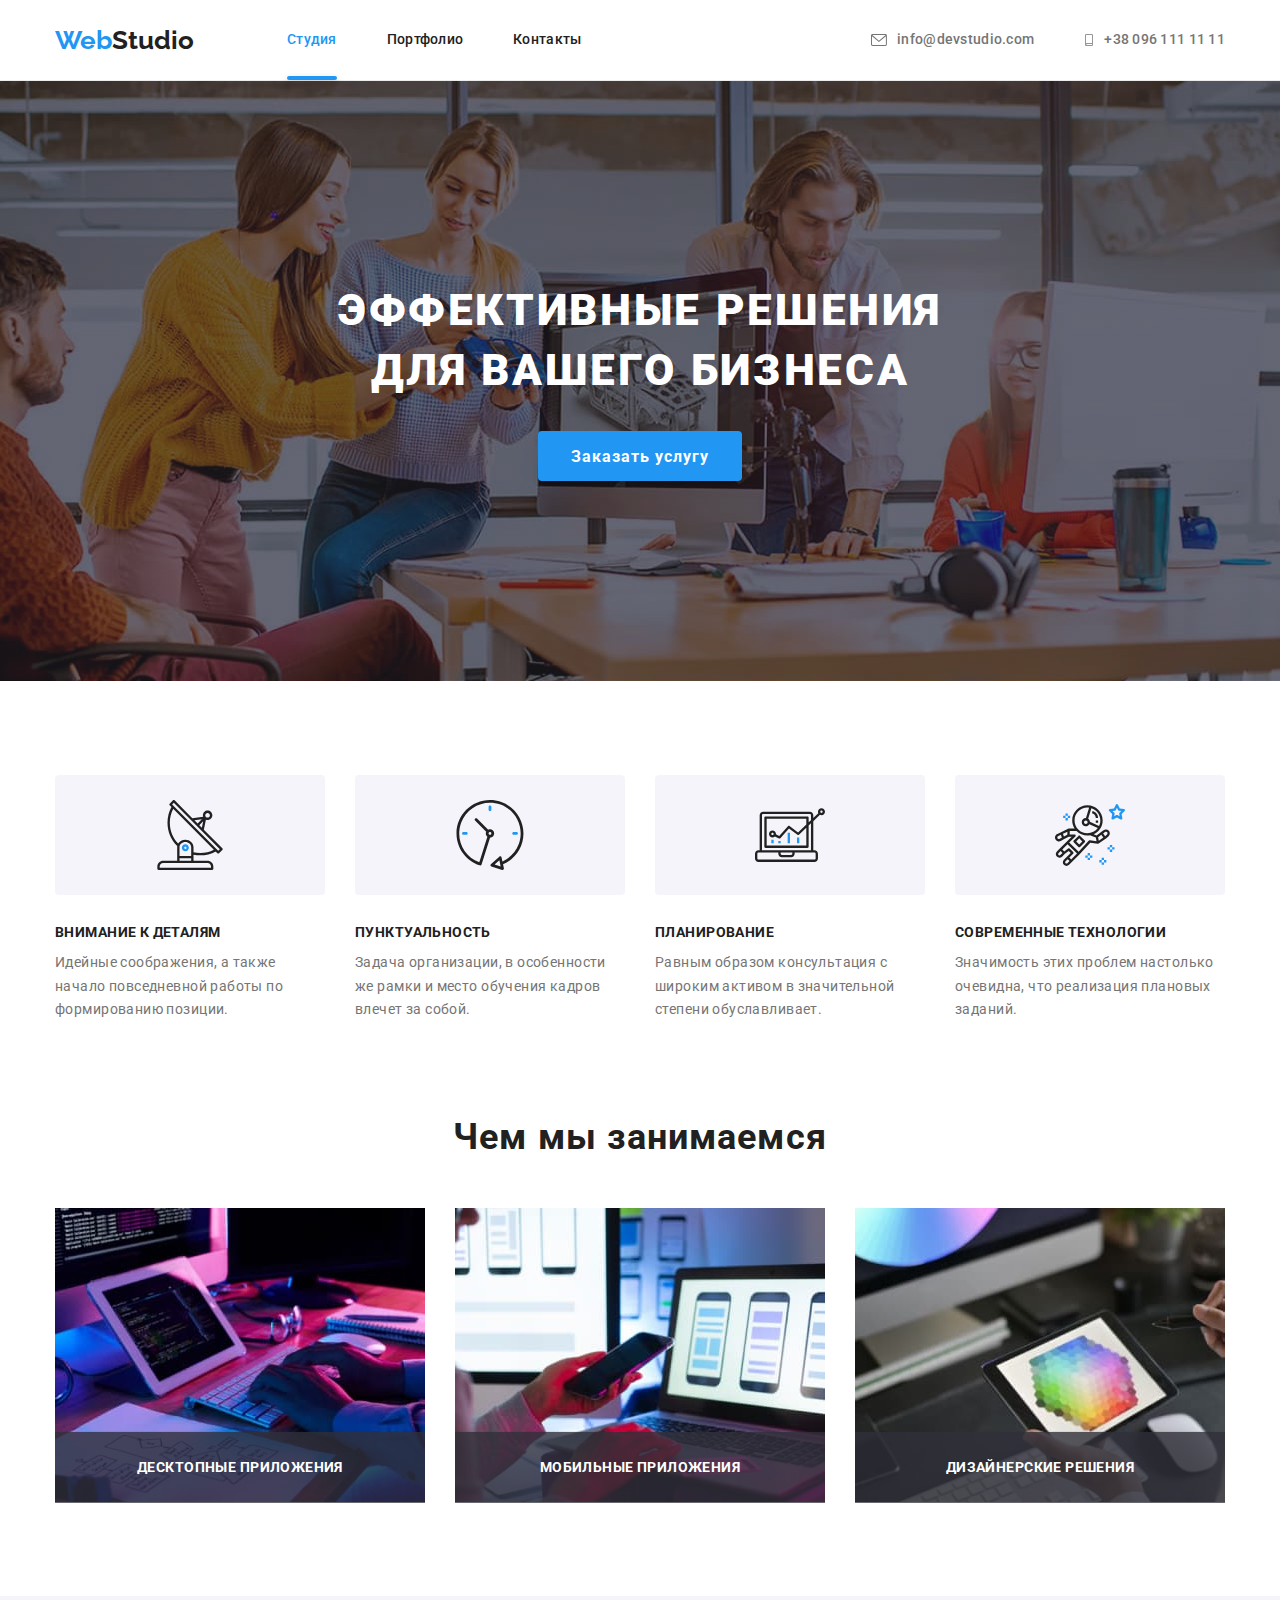
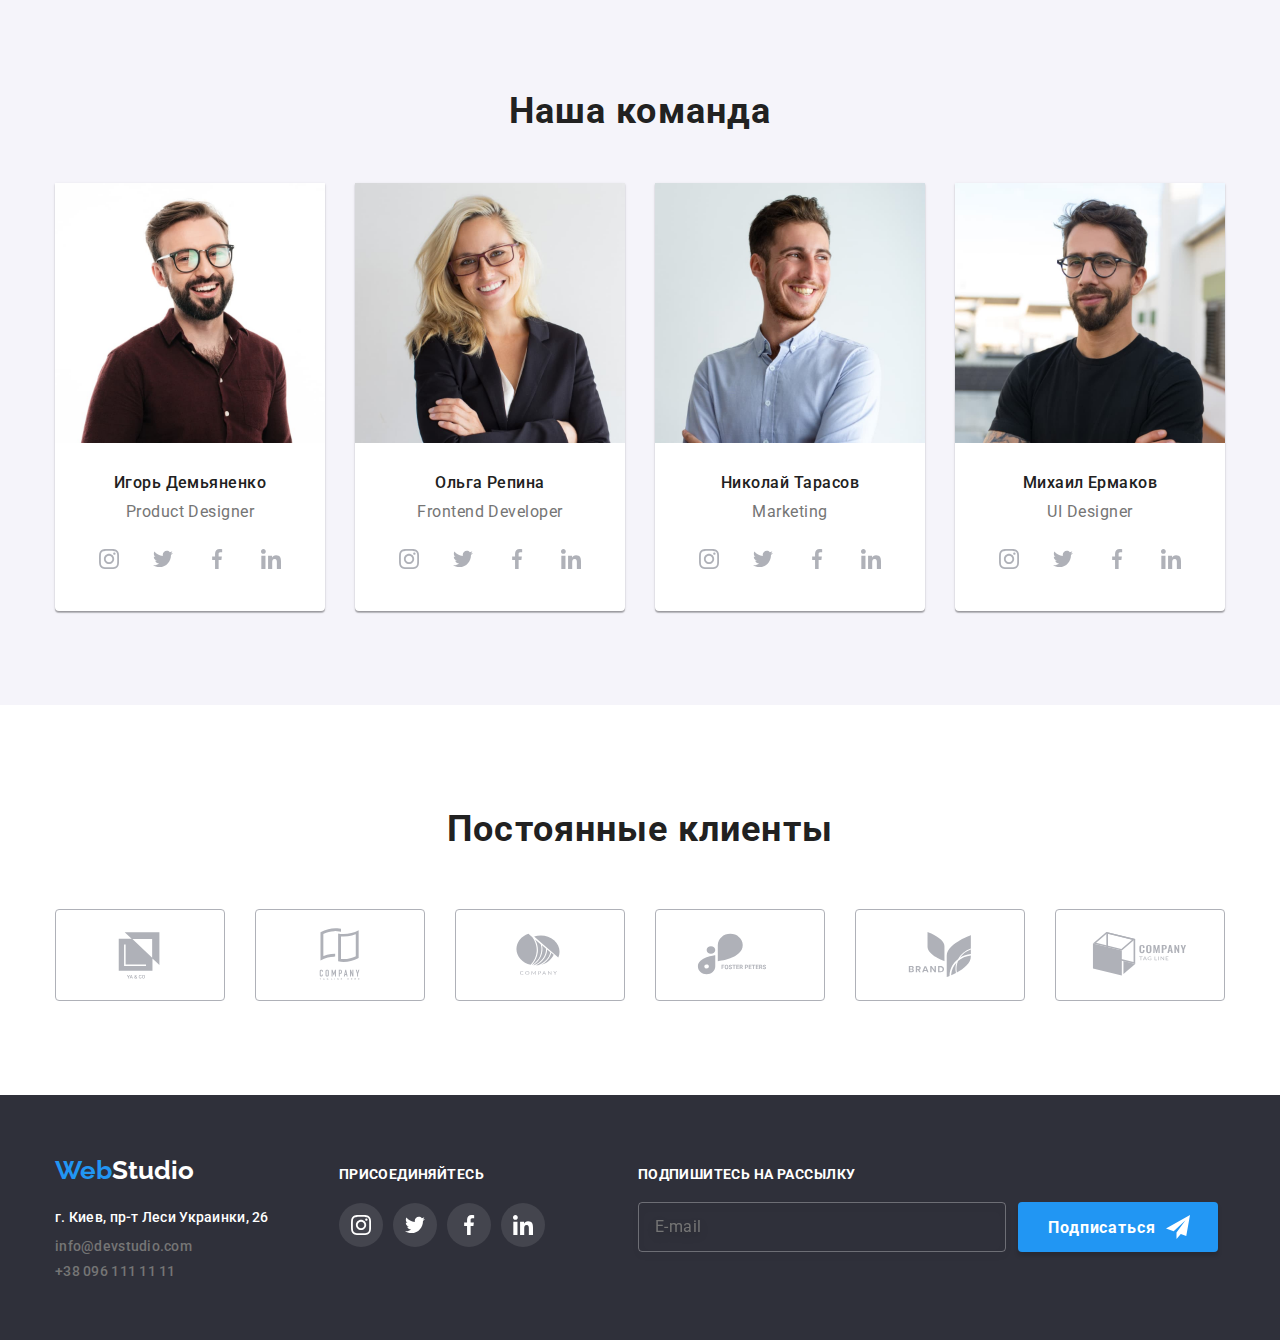
<file: index.html>
<!DOCTYPE html>
<html lang="ru">

<head>
    <meta charset="UTF-8">
    <meta http-equiv="X-UA-Compatible" content="IE=edge">
    <meta name="viewport" content="width=device-width, initial-scale=1.0">
    <title>Студия</title>
    <link rel="preconnect" href="https://fonts.googleapis.com">
    <link rel="preconnect" href="https://fonts.gstatic.com" crossorigin>
    <link
        href="https://fonts.googleapis.com/css2?family=Raleway:wght@700&family=Roboto:wght@400;500;700;900&display=swap"
        rel="stylesheet">
    <link rel="stylesheet"
        href="https://cdnjs.cloudflare.com/ajax/libs/modern-normalize/1.0.0/modern-normalize.min.css" />
    <link rel="stylesheet" href="./css/styles.css">
</head>

<body>

    <header class="header">
        <div class="container">
            <a class="logo link" href="index.html"><span class="logo-bracket">Web</span>Studio</a>
            <nav class="header-nav">
                <ul class="header-list list">
                    <li class="header-item"><a class="link current" href="index.html" target="_self">Студия</a></li>
                    <li class="header-item"><a class="link" href="portfolio.html" target="_self">Портфолио</a></li>
                    <li class="header-item"><a class="link" href="">Контакты</a></li>
                </ul>
            </nav>
            <ul class="contacts list">
                <li><a class="link" href="mailto:info@devstudio.com">
                        <svg width="16" height="12" class="contacts-icon">
                            <use href="./images/icons.svg#icon-mail"></use>
                        </svg>
                        info@devstudio.com</a></li>
                <li class="header-tel"><a class="link" href="tel:+380961111111">
                        <svg width="10" height="12" class="contacts-icon">
                            <use href="./images/icons.svg#icon-phone"></use>
                        </svg>+38 096 111 11 11</a></li>
            </ul>
        </div>
    </header>

    <main>
        <section class="hero">

            <div class="container">
                <h1 class="hero-header">Эффективные решения для вашего бизнеса</h1>
                <button class="hero-button" type="button" data-modal-open>Заказать услугу</button>

            </div>
        </section>

        <section class="section">
            <div class="container">

                <div class="features">
                    <h2 class="visually-hidden">Наши достоинства</h2>
                    <ul class="hero-benefits list">
                        <li class="benefits-item">
                            <div class="benefits-graphic">
                                <svg height="70" width="70">
                                    <use href="./images/icons.svg#icon-antenna"></use>
                                </svg>
                            </div>
                            <h3 class="benefits-accent">Внимание к деталям</h3>
                            <p class="benefits-about">Идейные соображения, а также начало повседневной работы по
                                формированию позиции.</p>
                        </li>
                        <li class="benefits-item">
                            <div class="benefits-graphic">
                                <svg height="70" width="70">
                                    <use href="./images/icons.svg#icon-clock"></use>
                                </svg>
                            </div>
                            <h3 class="benefits-accent">Пунктуальность</h3>
                            <p class="benefits-about">Задача организации, в особенности же рамки и место обучения кадров
                                влечет за собой.</p>
                        </li>
                        <li class="benefits-item">
                            <div class="benefits-graphic">
                                <svg height="70" width="70">
                                    <use href="./images/icons.svg#icon-diagram"></use>
                                </svg>
                            </div>
                            <h3 class="benefits-accent">Планирование</h3>
                            <p class="benefits-about">Равным образом консультация с широким активом в значительной
                                степени обуславливает.</p>
                        </li>
                        <li class="benefits-item">
                            <div class="benefits-graphic">
                                <svg height="70" width="70">
                                    <use href="./images/icons.svg#icon-astronaut"></use>
                                </svg>
                            </div>
                            <h3 class="benefits-accent">Современные технологии</h3>
                            <p class="benefits-about">Значимость этих проблем настолько очевидна, что реализация
                                плановых заданий.</p>
                        </li>
                    </ul>
                </div>

                <div class="works">
                    <h2 class="we-doing">Чем мы занимаемся</h2>
                    <ul class="list">
                        <li class="we-doing-item">
                            <img src="images/index/box_1.jpg" alt="Разработка" width="370">
                            <p class="we-doing-text">Десктопные приложения</p>
                        </li>
                        <li class="we-doing-item">
                            <img src="images/index/box_2.jpg" alt="Тестирование" width="370">
                            <p class="we-doing-text">Мобильные приложения</p>
                        </li>
                        <li class="we-doing-item">
                            <img src="images/index/box_3.jpg" alt="Дизайн" width="370">
                            <p class="we-doing-text">Дизайнерские решения</p>
                        </li>
                    </ul>
                </div>
            </div>
        </section>

        <section class="team section">
            <div class="container">
                <h2 class="team-header">Наша команда</h2>
                <ul class="team-list list">
                    <li class="team-item">
                        <img src="images/index/product_designer_photo.jpg" alt="Product Designer" width="270">
                        <div class="team-wrapper">
                            <h3 class="team-name">Игорь Демьяненко</h3>
                            <p class="team-title">Product Designer</p>
                            <ul class="team-soc-list list">
                                <li class="team-soc-item">
                                    <a href="" class="team-soc-link link">
                                        <svg class="team-soc-ico" width="20" height="20">
                                            <use href="./images/icons.svg#icon-instagram">
                                            </use>
                                        </svg>
                                    </a>
                                </li>
                                <li class="team-soc-item">
                                    <a href="" class="team-soc-link link">
                                        <svg class="team-soc-ico" width="20" height="20">
                                            <use href="./images/icons.svg#icon-twitter">
                                            </use>
                                        </svg>
                                    </a>
                                </li>
                                <li class="team-soc-item">
                                    <a href="" class="team-soc-link link">
                                        <svg class="team-soc-ico" width="20" height="20">
                                            <use href="./images/icons.svg#icon-facebook">
                                            </use>
                                        </svg>
                                    </a>
                                </li>
                                <li class="team-soc-item">
                                    <a href="" class="team-soc-link link">
                                        <svg class="team-soc-ico" width="20" height="20">
                                            <use href="./images/icons.svg#icon-linkedin">
                                            </use>
                                        </svg>
                                    </a>
                                </li>
                            </ul>
                        </div>
                    </li>
                    <li class="team-item">
                        <img src="images/index/frontend_developer_photo.jpg" alt="Frontend Developer" width="270">
                        <div class="team-wrapper">
                            <h3 class="team-name">Ольга Репина</h3>
                            <p class="team-title">Frontend Developer</p>
                            <ul class="team-soc-list list">
                                <li class="team-soc-item">
                                    <a href="" class="team-soc-link link">
                                        <svg class="team-soc-ico" width="20" height="20">
                                            <use href="./images/icons.svg#icon-instagram">
                                            </use>
                                        </svg>
                                    </a>
                                </li>
                                <li class="team-soc-item">
                                    <a href="" class="team-soc-link link">
                                        <svg class="team-soc-ico" width="20" height="20">
                                            <use href="./images/icons.svg#icon-twitter">
                                            </use>
                                        </svg>
                                    </a>
                                </li>
                                <li class="team-soc-item">
                                    <a href="" class="team-soc-link link">
                                        <svg class="team-soc-ico" width="20" height="20">
                                            <use href="./images/icons.svg#icon-facebook">
                                            </use>
                                        </svg>
                                    </a>
                                </li>
                                <li class="team-soc-item">
                                    <a href="" class="team-soc-link link">
                                        <svg class="team-soc-ico" width="20" height="20">
                                            <use href="./images/icons.svg#icon-linkedin">
                                            </use>
                                        </svg>
                                    </a>
                                </li>
                            </ul>
                        </div>
                    </li>
                    <li class="team-item">
                        <img src="images/index/marketing_photo.jpg" alt="Marketing" width="270">
                        <div class="team-wrapper">
                            <h3 class="team-name">Николай Тарасов</h3>
                            <p class="team-title">Marketing</p>
                            <ul class="team-soc-list list">
                                <li class="team-soc-item">
                                    <a href="" class="team-soc-link link">
                                        <svg class="team-soc-ico" width="20" height="20">
                                            <use href="./images/icons.svg#icon-instagram">
                                            </use>
                                        </svg>
                                    </a>
                                </li>
                                <li class="team-soc-item">
                                    <a href="" class="team-soc-link link">
                                        <svg class="team-soc-ico" width="20" height="20">
                                            <use href="./images/icons.svg#icon-twitter">
                                            </use>
                                        </svg>
                                    </a>
                                </li>
                                <li class="team-soc-item">
                                    <a href="" class="team-soc-link link">
                                        <svg class="team-soc-ico" width="20" height="20">
                                            <use href="./images/icons.svg#icon-facebook">
                                            </use>
                                        </svg>
                                    </a>
                                </li>
                                <li class="team-soc-item">
                                    <a href="" class="team-soc-link link">
                                        <svg class="team-soc-ico" width="20" height="20">
                                            <use href="./images/icons.svg#icon-linkedin">
                                            </use>
                                        </svg>
                                    </a>
                                </li>
                            </ul>
                        </div>
                    </li>
                    <li class="team-item">
                        <img src="images/index/ui_designer_photo.jpg" alt="UI Designer" width="270">
                        <div class="team-wrapper">
                            <h3 class="team-name">Михаил Ермаков</h3>
                            <p class="team-title">UI Designer</p>
                            <ul class="team-soc-list list">
                                <li class="team-soc-item">
                                    <a href="" class="team-soc-link link">
                                        <svg class="team-soc-ico" width="20" height="20">
                                            <use href="./images/icons.svg#icon-instagram">
                                            </use>
                                        </svg>
                                    </a>
                                </li>
                                <li class="team-soc-item">
                                    <a href="" class="team-soc-link link">
                                        <svg class="team-soc-ico" width="20" height="20">
                                            <use href="./images/icons.svg#icon-twitter">
                                            </use>
                                        </svg>
                                    </a>
                                </li>
                                <li class="team-soc-item">
                                    <a href="" class="team-soc-link link">
                                        <svg class="team-soc-ico" width="20" height="20">
                                            <use href="./images/icons.svg#icon-facebook">
                                            </use>
                                        </svg>
                                    </a>
                                </li>
                                <li class="team-soc-item">
                                    <a href="" class="team-soc-link link">
                                        <svg class="team-soc-ico" width="20" height="20">
                                            <use href="./images/icons.svg#icon-linkedin">
                                            </use>
                                        </svg>
                                    </a>
                                </li>
                            </ul>
                        </div>
                    </li>
                </ul>
            </div>
        </section>
        <section class="clients section">
            <div class="container">
                <h2 class="clients-header">Постоянные клиенты</h2>
                <ul class="clients">
                    <li class="clients-item list">
                        <a href="" class="clients-item-link">
                            <svg class="client-item-ico" width="106" height="60">
                                <use href="./images/icons.svg#icon-company-one"></use>
                            </svg>
                        </a>
                    </li>
                    <li class="clients-item list">
                        <a href="" class="clients-item-link">
                            <svg class="client-item-ico" width="106" height="60">
                                <use href="./images/icons.svg#icon-company-two"></use>
                            </svg>
                        </a>
                    </li>
                    <li class="clients-item list">
                        <a href="" class="clients-item-link">
                            <svg class="client-item-ico" width="106" height="60">
                                <use href="./images/icons.svg#icon-company-three"></use>
                            </svg>
                        </a>
                    </li>
                    <li class="clients-item list">
                        <a href="" class="clients-item-link">
                            <svg class="client-item-ico" width="106" height="60">
                                <use href="./images/icons.svg#icon-company-four"></use>
                            </svg>
                        </a>
                    </li>
                    <li class="clients-item list">
                        <a href="" class="clients-item-link">
                            <svg class="client-item-ico" width="106" height="60">
                                <use href="./images/icons.svg#icon-company-five"></use>
                            </svg>
                        </a>
                    </li>
                    <li class="clients-item list">
                        <a href="" class="clients-item-link">
                            <svg class="client-item-ico" width="106" height="60">
                                <use href="./images/icons.svg#icon-company-six"></use>
                            </svg>
                        </a>
                    </li>
                </ul>

            </div>
        </section>
    </main>
    <footer class="footer">
        <div class="container">
            <div class="contact-box">
                <a class="footer-logo link" href="index.html"><span class="logo-bracket">Web</span>Studio</a>
                <address class="address">
                    <a class="link" href="https://goo.gl/maps/Ysp8wWhHFBnGZ7G2A" target="_blank"
                        rel="noopener noreferrer">г.
                        Киев, пр-т
                        Леси Украинки,
                        26</a>
                </address>
                <ul class="contacts list">
                    <li class="contacts-item"><a class="link" href="mailto:info@devstudio.com">info@devstudio.com</a>
                    </li>
                    <li class="contacts-item"><a class="link" href="tel:+380961111111">+38 096 111 11 11</a></li>
                </ul>
            </div>
            <div class="join">
                <p class="join-header">Присоединяйтесь</p>
                <ul class="join-list">
                    <li class="list join-item">
                        <a href="" class="join-link">
                            <svg class="join-ico" width="20" height="20">
                                <use href="./images/icons.svg#icon-instagram"></use>
                            </svg>
                        </a>
                    </li>
                    <li class="list join-item">
                        <a href="" class="join-link">
                            <svg class="join-ico" width="20" height="20">
                                <use href="./images/icons.svg#icon-twitter"></use>
                            </svg>
                        </a>
                    </li>
                    <li class="list join-item">
                        <a href="" class="join-link">
                            <svg class="join-ico" width="20" height="20">
                                <use href="./images/icons.svg#icon-facebook"></use>
                            </svg>
                        </a>
                    </li>
                    <li class="list join-item">
                        <a href="" class="join-link">
                            <svg class="join-ico" width="20" height="20">
                                <use href="./images/icons.svg#icon-linkedin"></use>
                            </svg>
                        </a>
                    </li>
                </ul>
            </div>
            <div class="subscribe">
                <p class="subscribe-header">
                    Подпишитесь на рассылку
                </p>
                <form class="subscribe-form">
                    <!-- <label for="user-email">Email</label> -->
                    <input placeholder="E-mail" type="email" name="email" id="email" class="subscribe-input" />
                    <button type="submit" class="subscribe-btn">Подписаться</button>
                    <svg class="footer-send-ico">
                        <use href="./images/icons.svg#icon-send"></use>
                    </svg>
                </form>
            </div>
        </div>
    </footer>
    <div class="backdrop is-hidden" data-modal>
        <div class="modal">
            <button type="button" class="modal-close" data-modal-close>
                <svg class="modal-close-ico" width="18" height="18">
                    <use href="./images/icons.svg#icon-modal-close"></use>

                </svg>
            </button>
            <form>
                <p class="modal-header">
                    Оставьте свои данные, мы вам перезвоним
                </p>
                <label class="modal-label" for="user-name">Имя</label>
                <div class="modal-list">
                    <input type="email" name="user-name" id="user-name" class="modal-input" />
                    <svg class="modal-ico" height="18" width="18">
                        <use href="./images/icons.svg#icon-person-black"></use>
                    </svg>
                </div>

                <label class="modal-label" for="user-phone">Телефон</label>
                <div class="modal-list">
                    <input placeholder="" type="tel" name="user-phone" id="user-phone" class="modal-input" />
                    <svg class="modal-ico" height="18" width="18">
                        <use href="./images/icons.svg#icon-phone-black"></use>
                    </svg>
                </div>

                <label class="modal-label" for="user-email">Почта</label>
                <div class="modal-list">
                    <input placeholder=" " type="email" name="email" id="user-email" class="modal-input" />
                    <svg class="modal-ico" height="18" width="18">
                        <use href="./images/icons.svg#icon-email-black"></use>
                    </svg>
                </div>

                <label class="modal-label" for="user-comment">Комментарий</label>
                <textarea name="Комментарий" id="user-comment" cols="30" rows="10"
                    placeholder="Введите текст"></textarea>

                <div class="modal-checkbox">
                    <input type="checkbox" name="privacy" id="privacy" class="input-check visually-hidden" />
                    <label class="label-check" for="privacy">
                        <span>
                            <svg width="11" height="8" class="check-ico">
                                <use href="./images/icons.svg#icon-checkbox"></use>
                            </svg>
                        </span>Соглашаюсь с рассылкой и принимаю&nbsp;<a href="">Условия
                            договора</a></label>
                </div>

                <button type="submit" class="modal-btn">Отправить</button>

            </form>
        </div>
    </div>
    <script src="./js/modal.js"></script>
</body>

</html>
</file>
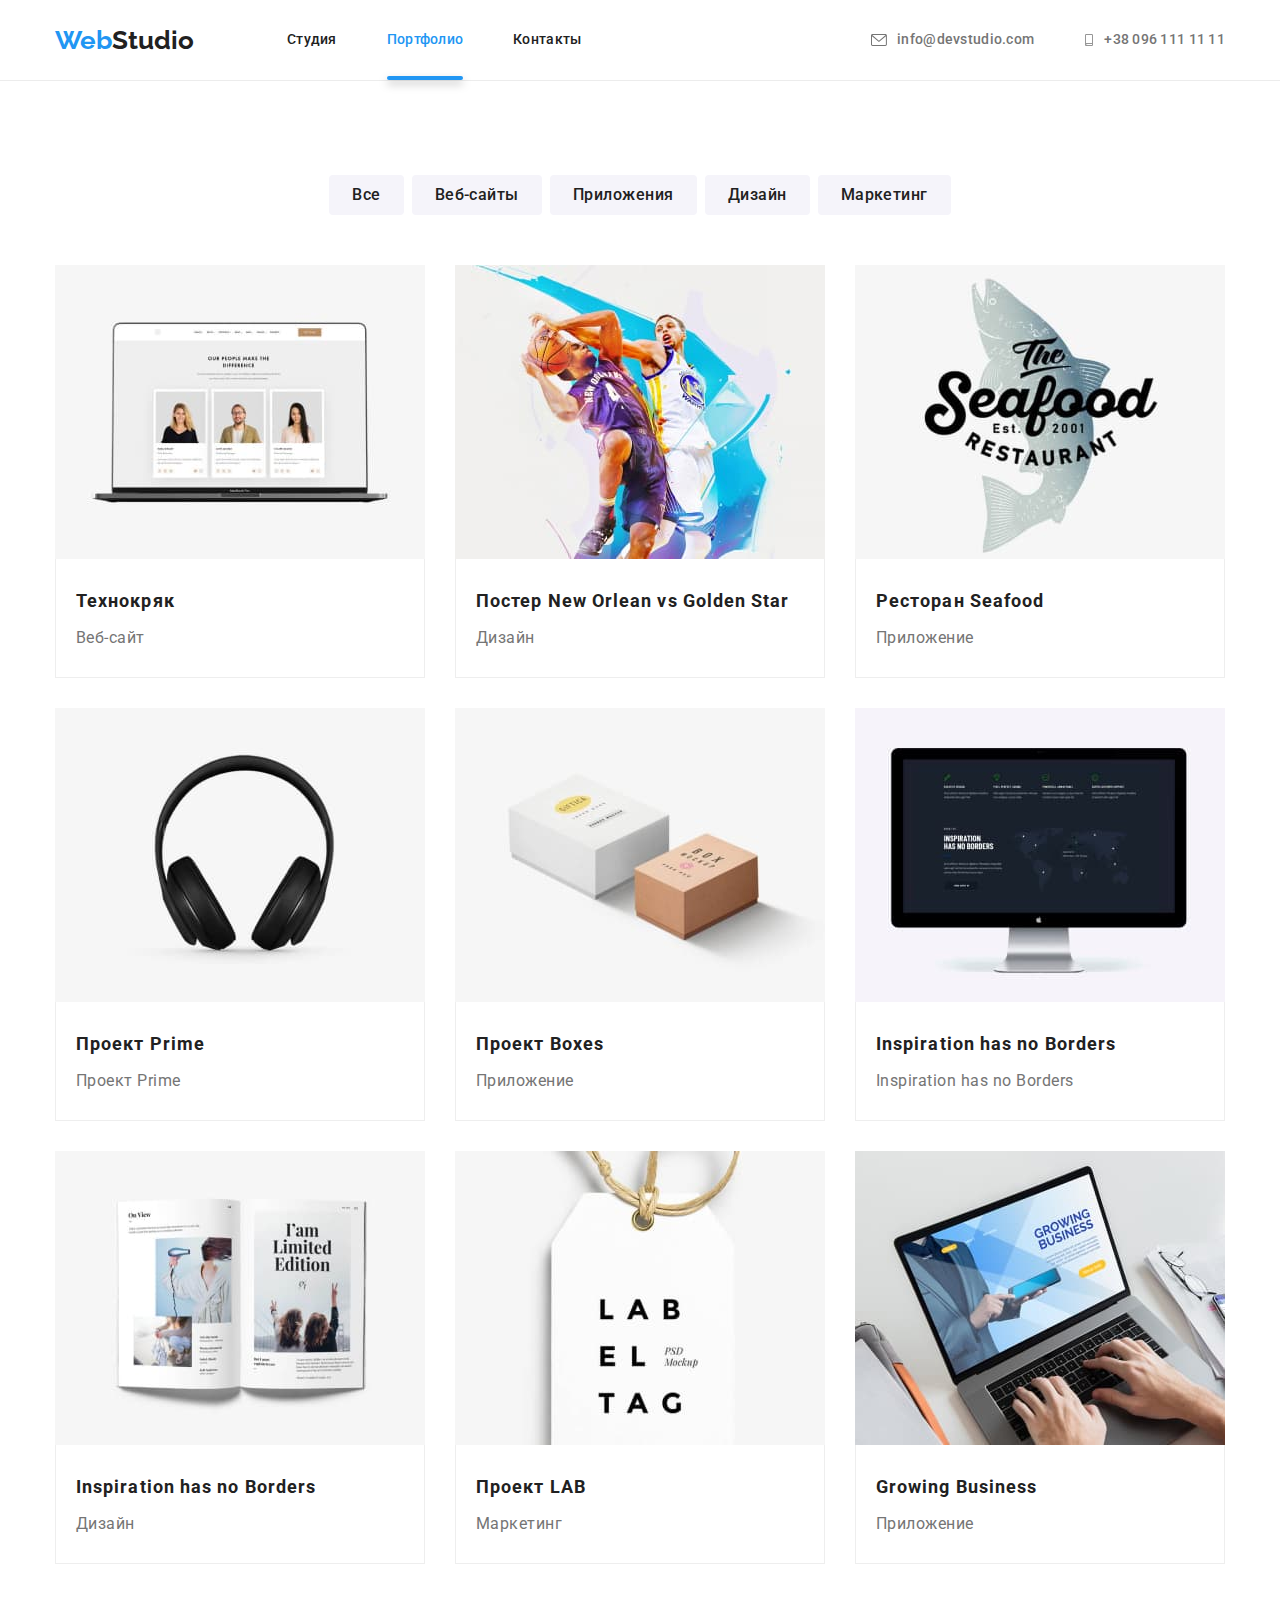
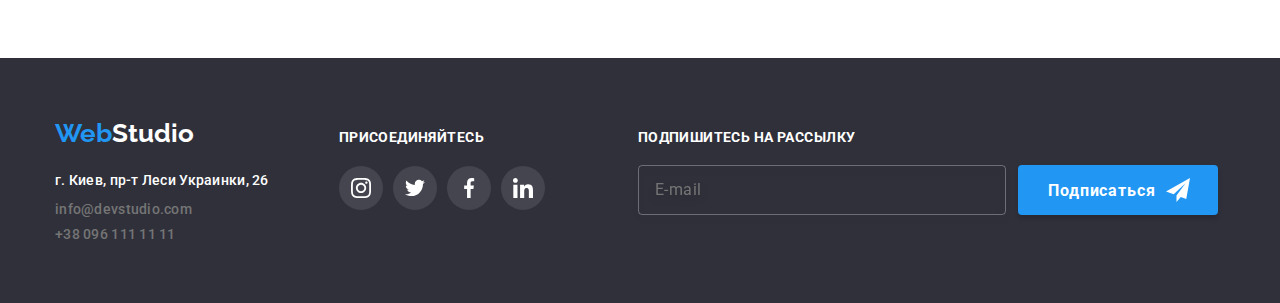
<file: portfolio.html>
<!DOCTYPE html>
<html lang="ru">

<head>
    <meta charset="UTF-8">
    <meta http-equiv="X-UA-Compatible" content="IE=edge">
    <meta name="viewport" content="width=device-width, initial-scale=1.0">
    <title>Портфолио</title>
    <link rel="preconnect" href="https://fonts.googleapis.com">
    <link rel="preconnect" href="https://fonts.gstatic.com" crossorigin>
    <link
        href="https://fonts.googleapis.com/css2?family=Raleway:wght@700&family=Roboto:wght@400;500;700;900&display=swap"
        rel="stylesheet">
    <link rel="stylesheet"
        href="https://cdnjs.cloudflare.com/ajax/libs/modern-normalize/1.0.0/modern-normalize.min.css" />
    <link rel="stylesheet" href="./css/styles.css">
</head>

<body>
    <header class="header">
        <div class="container">
            <a class="logo link" href="index.html"><span class="logo-bracket">Web</span>Studio</a>
            <nav class="header-nav">
                <ul class="header-list list">
                    <li class="header-item"><a class="link" href="index.html" target="_self">Студия</a></li>
                    <li class="header-item"><a class="link current" href="portfolio.html" target="_self">Портфолио</a>
                    </li>
                    <li class="header-item"><a class="link" href="">Контакты</a></li>
                </ul>
            </nav>
            <ul class="contacts list">
                <li><a class="link" href="mailto:info@devstudio.com">
                        <svg width="16" height="12" class="contacts-icon">
                            <use href="./images/icons.svg#icon-mail"></use>
                        </svg>
                        info@devstudio.com</a></li>
                <li class="header-tel"><a class="link" href="tel:+380961111111">
                        <svg width="10" height="12" class="contacts-icon">
                            <use href="./images/icons.svg#icon-phone"></use>
                        </svg>+38 096 111 11 11</a></li>
            </ul>
        </div>
    </header>
    <main>
        <section class="section">
            <div class="container">
                <h1 class="visually-hidden">Фильтр</h1>

                <ul class="filtr list">
                    <li class="filtr-btn"><button type="button" class="button">Все</button></li>
                    <li class="filtr-btn"><button type="button" class="button">Веб-сайты</button></li>
                    <li class="filtr-btn"><button type="button" class="button">Приложения</button></li>
                    <li class="filtr-btn"><button type="button" class="button">Дизайн</button></li>
                    <li class="filtr-btn"><button type="button" class="button">Маркетинг</button></li>
                </ul>


                <ul class="portfolio list">
                    <li class="portfolio-item">

                        <div class="portfolio-wrap">
                            <img src="./images/portfolio/filter1.jpg" alt="Технокряк" width="370" height="294">
                            <p class="portfolio-text">Ресурс предлагает комплексные предложения с разным уровнем
                                функционала и сервисов. Все
                                это
                                позволит посетителю получить
                                исчерпывающие сведения о компании или частном лице.</p>
                        </div>
                        <div class="portfolio-border">
                            <h2 class="portfolio-name">Технокряк</h2>
                            <p class="portfolio-filtr">Веб-сайт</p>
                        </div>
                    </li>
                    <li class="portfolio-item">
                        <div class="portfolio-wrap">
                            <img src="./images/portfolio/filter2.jpg" alt="Постер New Orlean vs Golden Star" width="370"
                                height="294">
                            <p class="portfolio-text">Ресурс предлагает комплексные предложения с разным уровнем
                                функционала и сервисов. Все
                                это
                                позволит посетителю получить
                                исчерпывающие сведения о компании или частном лице.</p>
                        </div>

                        <div class="portfolio-border">
                            <h2 class="portfolio-name">Постер New Orlean vs Golden Star</h2>
                            <p class="portfolio-filtr">Дизайн</p>
                        </div>
                    </li>
                    <li class="portfolio-item">
                        <div class="portfolio-wrap">
                            <img src="./images/portfolio/filter3.jpg" alt="Ресторан Seafood" width="370" height="294">
                            <p class="portfolio-text">Ресурс предлагает комплексные предложения с разным уровнем
                                функционала и сервисов. Все
                                это
                                позволит посетителю получить
                                исчерпывающие сведения о компании или частном лице.</p>
                        </div>

                        <div class="portfolio-border">
                            <h2 class="portfolio-name">Ресторан Seafood</h2>
                            <p class="portfolio-filtr">Приложение</p>
                        </div>
                    </li>
                    <li class="portfolio-item">
                        <div class="portfolio-wrap">
                            <img src="./images/portfolio/filter4.jpg" alt="Проект Prime" width="370" height="294">
                            <p class="portfolio-text">Ресурс предлагает комплексные предложения с разным уровнем
                                функционала и сервисов. Все
                                это
                                позволит посетителю получить
                                исчерпывающие сведения о компании или частном лице.</p>
                        </div>

                        <div class="portfolio-border">
                            <h2 class="portfolio-name">Проект Prime</h2>
                            <p class="portfolio-filtr">Проект Prime</p>
                        </div>
                    </li>
                    <li class="portfolio-item">
                        <div class="portfolio-wrap">
                            <img src="./images/portfolio/filter5.jpg" alt="Проект Boxes" width="370" height="294">
                            <p class="portfolio-text">Ресурс предлагает комплексные предложения с разным уровнем
                                функционала и сервисов. Все
                                это
                                позволит посетителю получить
                                исчерпывающие сведения о компании или частном лице.</p>
                        </div>

                        <div class="portfolio-border">
                            <h2 class="portfolio-name">Проект Boxes</h2>
                            <p class="portfolio-filtr">Приложение</p>
                        </div>
                    </li>
                    <li class="portfolio-item">
                        <div class="portfolio-wrap">
                            <img src="./images/portfolio/filter6.jpg" alt="Inspiration has no Borders" width="370"
                                height="294">
                            <p class="portfolio-text">Ресурс предлагает комплексные предложения с разным уровнем
                                функционала и сервисов. Все
                                это
                                позволит посетителю получить
                                исчерпывающие сведения о компании или частном лице.</p>
                        </div>

                        <div class="portfolio-border">
                            <h2 class="portfolio-name">Inspiration has no Borders</h2>
                            <p class="portfolio-filtr">Inspiration has no Borders</p>
                        </div>
                    </li>
                    <li class="portfolio-item">
                        <div class="portfolio-wrap">
                            <img src="./images/portfolio/filter7.jpg" alt="Inspiration has no Borders" width="370"
                                height="294">
                            <p class="portfolio-text">Ресурс предлагает комплексные предложения с разным уровнем
                                функционала и сервисов. Все
                                это
                                позволит посетителю получить
                                исчерпывающие сведения о компании или частном лице.</p>
                        </div>

                        <div class="portfolio-border">
                            <h2 class="portfolio-name">Inspiration has no Borders</h2>
                            <p class="portfolio-filtr">Дизайн</p>
                        </div>
                    </li>
                    <li class="portfolio-item">
                        <div class="portfolio-wrap">
                            <img src="./images/portfolio/filter8.jpg" alt="Проект LAB" width="370" height="294">
                            <p class="portfolio-text">Ресурс предлагает комплексные предложения с разным уровнем
                                функционала и сервисов. Все
                                это
                                позволит посетителю получить
                                исчерпывающие сведения о компании или частном лице.</p>
                        </div>

                        <div class="portfolio-border">
                            <h2 class="portfolio-name">Проект LAB</h2>
                            <p class="portfolio-filtr">Маркетинг</p>
                        </div>
                    </li>
                    <li class="portfolio-item">
                        <div class="portfolio-wrap">
                            <img src="./images/portfolio/filter9.jpg" alt="Growing Business" width="370" height="294">
                            <p class="portfolio-text">Ресурс предлагает комплексные предложения с разным уровнем
                                функционала и сервисов. Все
                                это
                                позволит посетителю получить
                                исчерпывающие сведения о компании или частном лице.</p>
                        </div>

                        <div class="portfolio-border">
                            <h2 class="portfolio-name">Growing Business</h2>
                            <p class="portfolio-filtr">Приложение</p>
                        </div>
                    </li>
                </ul>

            </div>
        </section>
    </main>
    <footer class="footer">
        <div class="container">
            <div class="contact-box">
                <a class="footer-logo link" href="index.html"><span class="logo-bracket">Web</span>Studio</a>
                <address class="address">
                    <a class="link" href="https://goo.gl/maps/Ysp8wWhHFBnGZ7G2A" target="_blank"
                        rel="noopener noreferrer">г.
                        Киев, пр-т
                        Леси Украинки,
                        26</a>
                </address>
                <ul class="contacts list">
                    <li class="contacts-item"><a class="link" href="mailto:info@devstudio.com">info@devstudio.com</a>
                    </li>
                    <li class="contacts-item"><a class="link" href="tel:+380961111111">+38 096 111 11 11</a></li>
                </ul>
            </div>
            <div class="join">
                <p class="join-header">Присоединяйтесь</p>
                <ul class="join-list">
                    <li class="list join-item">
                        <a href="" class="join-link">
                            <svg class="join-ico" width="20" height="20">
                                <use href="./images/icons.svg#icon-instagram"></use>
                            </svg>
                        </a>
                    </li>
                    <li class="list join-item">
                        <a href="" class="join-link">
                            <svg class="join-ico" width="20" height="20">
                                <use href="./images/icons.svg#icon-twitter"></use>
                            </svg>
                        </a>
                    </li>
                    <li class="list join-item">
                        <a href="" class="join-link">
                            <svg class="join-ico" width="20" height="20">
                                <use href="./images/icons.svg#icon-facebook"></use>
                            </svg>
                        </a>
                    </li>
                    <li class="list join-item">
                        <a href="" class="join-link">
                            <svg class="join-ico" width="20" height="20">
                                <use href="./images/icons.svg#icon-linkedin"></use>
                            </svg>
                        </a>
                    </li>
                </ul>
            </div>
            <div class="subscribe">
                <p class="subscribe-header">
                    Подпишитесь на рассылку
                </p>
                <form class="subscribe-form">
                    <!-- <label for="user-email">Email</label> -->
                    <input placeholder="E-mail" type="email" name="email" id="user-email" class="subscribe-input" />
                    <button type="submit" class="subscribe-btn">Подписаться</button>
                    <svg class="footer-send-ico">
                        <use href="./images/icons.svg#icon-send"></use>
                    </svg>
                </form>
            </div>
        </div>
    </footer>

    <script src="./js/modal.js"></script>
</body>

</html>
</file>
<file: css/styles.css>
html {
	box-sizing: border-box;
}

p,
h1,
h2,
h3,
h4,
h5,
h6 {
	margin: 0;
}

ul {
	margin: 0;
	padding-left: 0;
}

button {
	cursor: pointer;
	border: 1px solid transparent;
}

a {
	color: currentColor;
}

address {
	font-style: normal;
}

:root {
	--primary-text-color: #212121;
	--secondary-text-color: #757575;
	--accent-color: #2196f3;
	--main-font: "Roboto";
	--button-background-color: #f5f4fa;
	--additional-text-color: #ffffff;
	--button-no-active-color: #afb1b8;
}

.container {
	width: 1200px;
	padding-left: 15px;
	padding-right: 15px;
	margin: 0 auto;
	/* outline: 1px solid red; */
}

.section {
	padding-top: 94px;
	padding-bottom: 94px;
}

.list {
	list-style: none;
	margin: 0;
	padding: 0;
}

.link {
	text-decoration: none;
}

.visually-hidden {
	position: fixed;
	transform: scale(0);
}

body {
	font-family: var(--main-font), sans-serif;
	color: var(--primary-text-color);
}

img {
	display: block;
	max-width: 100%;
	height: auto;
}

/*-----Header------*/

.header {
	display: flex;
	border-bottom: 1px solid #ececec;
}

.header .container {
	display: flex;
	align-items: center;
}

.header-list {
	display: flex;
	align-items: center;
}

.header-item:not(:last-child) {
	margin-right: 50px;
}

.header-item {
	position: relative;
}

.current::after {
	content: "";
	position: absolute;
	bottom: 0;
	display: block;
	width: 100%;
	height: 4px;
	border-radius: 4px;
	background-color: var(--accent-color);
	filter: drop-shadow(0px 4px 4px rgba(0, 0, 0, 0.25));
}

.header-list .link {
	display: block;
	padding-top: 32px;
	padding-bottom: 32px;
}

/* WebStudio */
.logo {
	font-family: "Raleway", sans-serif;
	font-weight: 700;
	font-size: 26px;
	line-height: 1.19;
	color: var(--primary-text-color);
	margin-right: 93px;
}

.logo-bracket {
	color: var(--accent-color);
}

.header-nav .link {
	transition-property: color;
	transition-duration: 250ms;
	transition-timing-function: cubic-bezier(0.4, 0, 0.2, 1);

	font-weight: 500;
	font-size: 14px;
	line-height: 1.14;
	letter-spacing: 0.02em;
	color: var(--primary-text-color);
}

.header-nav .link.current {
	color: var(--accent-color);
}

.header-nav .link:hover,
.header-nav .link:focus {
	color: var(--accent-color);
}

.contacts .link {
	transition-property: color;
	transition-duration: 250ms;
	transition-timing-function: cubic-bezier(0.4, 0, 0.2, 1);

	display: flex;
	align-items: center;
	color: var(--secondary-text-color);
	font-weight: 500;
	font-size: 14px;
	line-height: 1.14;
	letter-spacing: 0.02em;
}

.contacts .link:focus,
.contacts .link:hover {
	color: var(--accent-color);
}

.contacts {
	display: flex;
	margin-left: auto;
}

.contacts-icon {
	margin-right: 10px;
	fill: currentColor;
}

.header-tel {
	margin-left: 50px;
}
/*--------HERO---------*/

.hero {
	background-image: linear-gradient(rgba(47, 48, 58, 0.4), rgba(47, 48, 58, 0.4)), url(../images/index/hero.jpg);
	background-repeat: no-repeat;
	background-position: center;
	background-size: cover;
	max-width: 1600px;
	margin: 0 auto;
	background-color: #2f303a;
	text-align: center;
	padding-top: 200px;
	padding-bottom: 200px;
}

.hero-header {
	margin-right: auto;
	margin-left: auto;
	text-align: center;
	margin-bottom: 30px;
	max-width: 700px;
	font-weight: 900;
	font-size: 44px;
	line-height: 1.36;

	letter-spacing: 0.06em;
	text-transform: uppercase;
	color: var(--additional-text-color);
}

.hero-button {
	display: inline-block;
	min-width: 200px;
	height: 50px;
	padding: 10px 32px;
	background-color: var(--accent-color);
	box-shadow: 0px 4px 4px rgba(0, 0, 0, 0.15);
	border-radius: 4px;
	font-weight: 700;
	font-size: 16px;
	line-height: 1.88;
	letter-spacing: 0.06em;
	color: var(--additional-text-color);
	align-items: center;

	transition: background-color 250ms cubic-bezier(0.4, 0, 0.2, 1), color 250ms cubic-bezier(0.4, 0, 0.2, 1);
}

.hero-button:hover,
.hero-button:focus {
	background-color: #188ce8;
}

.benefits-accent {
	margin-bottom: 10px;
	font-size: 14px;
	line-height: 1.14;
	letter-spacing: 0.03em;
	text-transform: uppercase;
	color: var(--primary-text-color);
}

.features {
	margin-bottom: 94px;
	flex-basis: calc(100% / 4 - 30px);
}

.benefits-item {
	margin: 15px;
}

.benefits-graphic {
	display: flex;
	justify-content: center;
	align-items: center;
	border-radius: 4px;
	width: 270px;
	height: 120px;
	background-color: var(--button-background-color);
	border-radius: 4px;
	margin-bottom: 30px;
}

.benefits-about {
	font-weight: 400;
	font-size: 14px;
	line-height: 1.71;
	letter-spacing: 0.03em;
	color: var(--secondary-text-color);
}

.hero-benefits {
	display: flex;
	margin: -15px;
}

/*---------WE DOING----------*/

.we-doing {
	margin-bottom: 50px;
	font-size: 36px;
	line-height: 1.17;
	text-align: center;
	letter-spacing: 0.03em;
	color: var(--primary-text-color);
}

.we-doing + .list {
	display: flex;
	margin: -15px;
}

.we-doing-item {
	flex-basis: calc(100% / 3 - 30px);
	margin: 15px;
	position: relative;
}

.we-doing-text {
	position: absolute;
	transform: translateY(-100%);

	margin: 0 auto;

	padding: 27px;

	width: 100%;

	color: var(--additional-text-color);
	background: rgba(47, 48, 58, 0.8);

	font-weight: 700;
	font-size: 14px;
	line-height: 1, 14;
	text-align: center;
	letter-spacing: 0.03em;
	text-transform: uppercase;
}

/*---------TEAM----------*/

.team {
	background-color: #f5f4fa;
}

.team-header {
	margin-bottom: 50px;
	font-size: 36px;
	line-height: 1.17;
	text-align: center;
	letter-spacing: 0.03em;
	color: var(--primary-text-color);
}

.team-list {
	display: flex;
	margin-right: -30px;
}

.team-item {
	background-color: var(--additional-text-color);
	box-shadow: 0px 1px 3px rgba(0, 0, 0, 0.12), 0px 1px 1px rgba(0, 0, 0, 0.14), 0px 2px 1px rgba(0, 0, 0, 0.2);
	border-radius: 0px 0px 4px 4px;
	flex-basis: calc(100% / 4 - 30px);
	margin-right: 30px;
}

.team-name {
	font-weight: 500;
	font-size: 16px;
	line-height: 1.19;
	text-align: center;
	letter-spacing: 0.03em;
	color: var(--primary-text-color);
	margin-bottom: 10px;
}

.team-title {
	font-size: 16px;
	line-height: 1.19;
	text-align: center;
	letter-spacing: 0.03em;
	color: var(--secondary-text-color);
	margin-bottom: 16px;
}

.team-wrapper {
	padding: 30px 5px;
}

.team-soc-list {
	display: flex;
	justify-content: center;
}

.team-soc-item {
	width: 44px;
	height: 44px;
}

.team-soc-item:not(:first-child) {
	margin-left: 10px;
}

.team-soc-ico {
	fill: var(--button-no-active-color);
}

.team-soc-link {
	transition-property: background-color;
	transition-duration: 250ms;
	transition-timing-function: cubic-bezier(0.4, 0, 0.2, 1);

	display: flex;
	align-items: center;
	justify-content: center;
	width: 100%;
	height: 100%;
	border-radius: 50%;
}

.team-soc-link .team-soc-ico {
	transition-property: fill;
	transition-duration: 250ms;
	transition-timing-function: cubic-bezier(0.4, 0, 0.2, 1);
}

.team-soc-link:hover,
.team-soc-link:focus {
	background-color: var(--accent-color);
}

.team-soc-link:hover .team-soc-ico,
.team-soc-link:focus .team-soc-ico {
	fill: var(--additional-text-color);
}

/*----------CLIENTS------------*/

.clients-header {
	margin-bottom: 50px;
	font-size: 36px;
	line-height: 1.67;
	text-align: center;
	letter-spacing: 0.03em;
	color: var(--primary-text-color);
}

.clients {
	display: flex;
}

.clients-item {
	width: 170px;
	height: 92px;
}

.clients-item:not(:first-child) {
	margin-left: 30px;
}

.clients-item-link {
	transition-property: border;
	transition-duration: 250ms;
	transition-timing-function: cubic-bezier(0.4, 0, 0.2, 1);

	border: 1px solid #afb1b8;
	border-radius: 4px;
	display: flex;
	width: 100%;
	height: 100%;
	justify-content: center;
	align-items: center;
}

.clients-item-link .client-item-ico {
	transition-property: fill;
	transition-duration: 250ms;
	transition-timing-function: cubic-bezier(0.4, 0, 0.2, 1);
}

.clients-item-link:hover,
.clients-item-link:focus {
	border: 1px solid var(--accent-color);
}

.clients-item-link:hover .client-item-ico,
.clients-item-link:focus .client-item-ico {
	fill: var(--accent-color);
}

.client-item-ico {
	fill: var(--button-no-active-color);
}

/*----------FOOTER------------*/

.footer {
	background-color: #2f303a;
	color: var(--additional-text-color);
	padding-top: 60px;
	padding-bottom: 60px;
}

.contact-box {
	margin-right: 70px;
}

.footer > .container {
	display: flex;
	align-items: baseline;
}

.footer-logo {
	font-family: "Raleway", sans-serif;
	font-weight: 700;
	font-size: 26px;
	line-height: 1.19;
	color: var(--additional-text-color);
}

.address {
	margin-top: 20px;
	font-style: normal;
	font-size: 14px;
	line-height: 1.71;
	letter-spacing: 0.03em;
}

.address .link {
	transition-property: color;
	transition-duration: 250ms;
	transition-timing-function: cubic-bezier(0.4, 0, 0.2, 1);

	color: var(--additional-text-color);
	font-weight: 500;
	font-size: 14px;
	line-height: 1.14;
	letter-spacing: 0.02em;
}

.address .link:focus,
.address .link:hover {
	color: var(--accent-color);
}

.footer .contacts {
	margin-top: 9px;
	flex-direction: column;
}

.contacts-item:not(:first-child) {
	margin-top: 9px;
}

/*------------FOOTER JOIN-----------*/

.join-header {
	font-size: 14px;
	line-height: 1.14;
	font-weight: 700;
	letter-spacing: 0.03em;
	text-transform: uppercase;
	color: var(--additional-text-color);
	margin-bottom: 20px;
}

.join-list {
	display: flex;
}

.join-item {
	width: 44px;
	height: 44px;
}

.join-item:not(:first-child) {
	margin-left: 10px;
}

.join-link {
	transition-property: background-color;
	transition-duration: 250ms;
	transition-timing-function: cubic-bezier(0.4, 0, 0.2, 1);

	display: flex;
	align-items: center;
	justify-content: center;
	width: 100%;
	height: 100%;
	border-radius: 50%;
	background-color: rgba(255, 255, 255, 0.1);
}

.join-link:hover,
.join-link:focus {
	background-color: var(--accent-color);
}

.join-ico {
	fill: var(--additional-text-color);
}

.subscribe {
	margin-left: 93px;
}

.subscribe-header {
	font-size: 14px;
	font-weight: 700;
	line-height: calc(16 / 14);
	letter-spacing: 0.03em;
	text-transform: uppercase;
	color: var(--additional-text-color);
}

.subscribe-form {
	position: relative;
	margin-top: 20px;
	display: flex;
	flex-wrap: no-wrap;
}

.subscribe-input {
	padding-left: 16px;
	width: 368px;
	background-color: transparent;

	border: 1px solid rgba(255, 255, 255, 0.3);
	filter: drop-shadow(0px 4px 4px rgba(0, 0, 0, 0.15));
	border-radius: 4px;
	letter-spacing: 0.03em;

	color: rgba(255, 255, 255, 0.6);

	outline: transparent;
}

.subscribe-btn {
	width: 200px;
	height: 50px;
	padding: 10px 62px 10px 29px;
	margin-left: 12px;
	background-color: var(--accent-color);
	box-shadow: 0px 4px 4px rgba(0, 0, 0, 0.15);
	border-radius: 4px;
	font-weight: 700;
	font-size: 16px;
	line-height: 1.88;
	letter-spacing: 0.06em;
	color: var(--additional-text-color);

	transition: background-color 250ms cubic-bezier(0.4, 0, 0.2, 1), color 250ms cubic-bezier(0.4, 0, 0.2, 1);
}

.footer-send-ico {
	position: absolute;
	width: 24px;
	height: 24px;
	right: 28px;
	top: 50%;
	transform: translateY(-50%);
}

/*-----------PORTFOLIO--------------*/

.filtr {
	margin-bottom: 50px;
	display: flex;
	justify-content: center;
}

.filtr-btn:not(:last-child) {
	margin-right: 8px;
}

.button {
	transition-property: background-color, color, box-shadow;
	transition-duration: 250ms;
	transition-timing-function: cubic-bezier(0.4, 0, 0.2, 1);

	padding: 6px 22px;
	display: inline-block;
	background-color: var(--button-background-color);
	font-family: inherit;
	color: var(--primary-text-color);
	font-weight: 500;
	font-size: 16px;
	line-height: 1.62;
	text-align: center;
	letter-spacing: 0.03em;

	border-radius: 4px;
	border-color: transparent;
	cursor: pointer;
}

.button:focus,
.button:hover,
.button:active {
	background-color: var(--accent-color);
	color: var(--additional-text-color);
	box-shadow: 0px 3px 1px rgba(0, 0, 0, 0.1), 0px 1px 2px rgba(0, 0, 0, 0.08), 0px 2px 2px rgba(0, 0, 0, 0.12);
}

.portfolio-name {
	font-weight: 700;
	font-size: 18px;
	line-height: 2;
	letter-spacing: 0.06em;
	color: var(--primary-text-color);
	margin-bottom: 4px;
}

.portfolio-filtr {
	font-size: 16px;
	line-height: 1.88;
	letter-spacing: 0.03em;
	color: var(--secondary-text-color);
}

.portfolio {
	flex-basis: calc(100% / 3 - 60px);
	display: flex;
	flex-wrap: wrap;
	margin: -15px;
}

.portfolio-item {
	position: relative;

	transition-property: box-shadow;
	transition-duration: 250ms;
	transition-timing-function: cubic-bezier(0.4, 0, 0.2, 1);
	margin: 15px;
}

.portfolio-item:hover {
	box-shadow: 0px 1px 1px rgba(0, 0, 0, 0.12), 0px 4px 4px rgba(0, 0, 0, 0.06), 1px 4px 6px rgba(0, 0, 0, 0.16);
	cursor: pointer;
}

.portfolio-item:hover .portfolio-text {
	transform: translateY(0);
}

.portfolio-wrap {
	position: relative;
	overflow: auto;
}

.portfolio-text {
	position: absolute;
	top: 0;
	transform: translateY(100%);
	transition-duration: 250ms;
	transition-timing-function: cubic-bezier(0.4, 0, 0.2, 1);

	padding: 63px 24px;
	height: 100%;

	background: rgba(33, 150, 243, 0.9);
	font-size: 18px;
	line-height: 1.26;
	font-weight: 400;
	letter-spacing: 0.03em;
	color: var(--additional-text-color);
}

.portfolio-border {
	border: 1px solid #eeeeee;
	border-top: none;
	padding: 24px 20px;
}

/* -------------MODAL------------- */

.backdrop {
	position: fixed;
	top: 0;
	left: 0;
	width: 100%;
	height: 100%;
	background-color: rgba(0, 0, 0, 0.2);

	transition: opacity 250ms cubic-bezier(0.4, 0, 0.2, 1), visibility 250ms cubic-bezier(0.4, 0, 0.2, 1);
}

.backdrop.is-hidden .modal {
	transform: translate(-50%, -50%) scale(0);
}

.modal {
	position: absolute;
	top: 50%;
	left: 50%;
	transform: translate(-50%, -50%) scale(1);
	padding: 40px;

	width: 528px;
	min-height: 581px;

	background-color: var(--additional-text-color);
	box-shadow: 0px 1px 3px rgba(0, 0, 0, 0.12), 0px 1px 1px rgba(0, 0, 0, 0.14), 0px 2px 1px rgba(0, 0, 0, 0.2);
	border-radius: 4px;

	transition: transform 250ms cubic-bezier(0.4, 0, 0.2, 1);
}

.modal-close {
	position: absolute;
	top: 8px;
	right: 8px;
	padding: 0;
	width: 30px;
	height: 30px;
	border-radius: 50%;
	border: 1px solid rgba(0, 0, 0, 0.1);
	background-color: transparent;
	cursor: pointer;

	display: flex;
	align-items: center;
	justify-content: center;
}

.modal-close-ico {
	transition-property: fill;
	transition-duration: 250ms;
	transition-timing-function: cubic-bezier(0.4, 0, 0.2, 1);
}

.modal-close-ico:hover {
	fill: var(--accent-color);
}

.is-hidden {
	visibility: hidden;
	opacity: 0;
	pointer-events: none;
}

.modal-header {
	margin-bottom: 12px;
	font-weight: 700;
	font-size: 20px;
	line-height: calc(24 / 20);
	text-align: center;
	letter-spacing: 0.03em;
}

.modal textarea {
	display: block;

	width: 100%;
	height: 120px;

	border: 1px solid rgba(33, 33, 33, 0.2);
	border-radius: 4px;

	resize: none;

	padding: 12px 16px;
	margin-top: 4px;

	outline: transparent;

	transition-property: border-color;
	transition-duration: 250ms;
	transition-timing-function: cubic-bezier(0.4, 0, 0.2, 1);
}

.modal textarea::placeholder {
	font-size: 12px;
	line-height: calc(14 / 12);
	letter-spacing: 0.01em;

	color: rgba(117, 117, 117, 0.5);
}

.modal textarea:hover,
.modal textarea:focus {
	border-color: var(--accent-color);
	cursor: pointer;
}

.modal-label {
	display: block;
	margin-bottom: 4px;

	font-size: 12px;
	line-height: calc(14 / 12);
	letter-spacing: 0.01em;
	color: var(--secondary-text-color);
}

.modal-list {
	position: relative;
	margin-bottom: 10px;
}

.modal-input {
	width: 100%;
	height: 40px;

	border: 1px solid rgba(33, 33, 33, 0.2);
	border-radius: 4px;

	padding: 12px 16px 12px 42px;
	outline: transparent;

	transition-property: border-color;
	transition-duration: 250ms;
	transition-timing-function: cubic-bezier(0.4, 0, 0.2, 1);
}

.modal-input:focus,
.modal-input:hover {
	border-color: var(--accent-color);
	cursor: pointer;
}

.modal-ico {
	position: absolute;
	left: 12px;
	top: 50%;
	transform: translateY(-50%);
	fill: var(--primary-text-color);

	transition-property: fill;
	transition-duration: 250ms;
	transition-timing-function: cubic-bezier(0.4, 0, 0.2, 1);
}

.modal-input:focus + .modal-ico,
.modal-input:hover + .modal-ico {
	fill: var(--accent-color);
	cursor: inherit;
}

.modal-checkbox {
	margin-top: 20px;
}

.label-check {
	display: flex;
	align-items: center;
	justify-content: center;
	color: var(--secondary-text-color);

	font-weight: 400;
	font-size: 14px;
	line-height: calc(24 / 14);
	letter-spacing: 0.03em;
}

.input-check:checked + .label-check span {
	background-color: var(--accent-color);
	outline-color: var(--accent-color);
}

.input-check:checked + .label-check .check-ico {
	border: none;
	fill: var(--additional-text-color);
}

.label-check span {
	width: 16px;
	height: 15px;
	outline: 2px solid black;
	border-radius: 2px;

	display: flex;
	justify-content: center;
	align-items: center;
	margin-right: 7px;

	transition-property: background-color, outline-color;
	transition-duration: 250ms;
	transition-timing-function: cubic-bezier(0.4, 0, 0.2, 1);
}

.label-check a {
	color: var(--accent-color);
}

.modal-btn {
	transition-property: background-color, color, box-shadow;
	transition-duration: 250ms;
	transition-timing-function: cubic-bezier(0.4, 0, 0.2, 1);

	position: absolute;
	left: 50%;
	transform: translateX(-50%);

	padding: 10px 55px;
	margin-top: 30px;

	background-color: var(--accent-color);
	font-family: inherit;
	color: var(--additional-text-color);
	font-weight: 500;
	font-size: 16px;
	line-height: 1.62;
	text-align: center;
	letter-spacing: 0.03em;

	border-radius: 4px;
	border-color: transparent;
	cursor: pointer;
	box-shadow: 0px 4px 4px rgba(0, 0, 0, 0.15);
}

.modal-form {
	position: relative;
}

.modal-btn:focus,
.modal-btn:hover,
.modal-btn:active {
	background-color: #188ce8;
	color: var(--additional-text-color);
}

.check-ico {
	fill: transparent;
}
</file>
